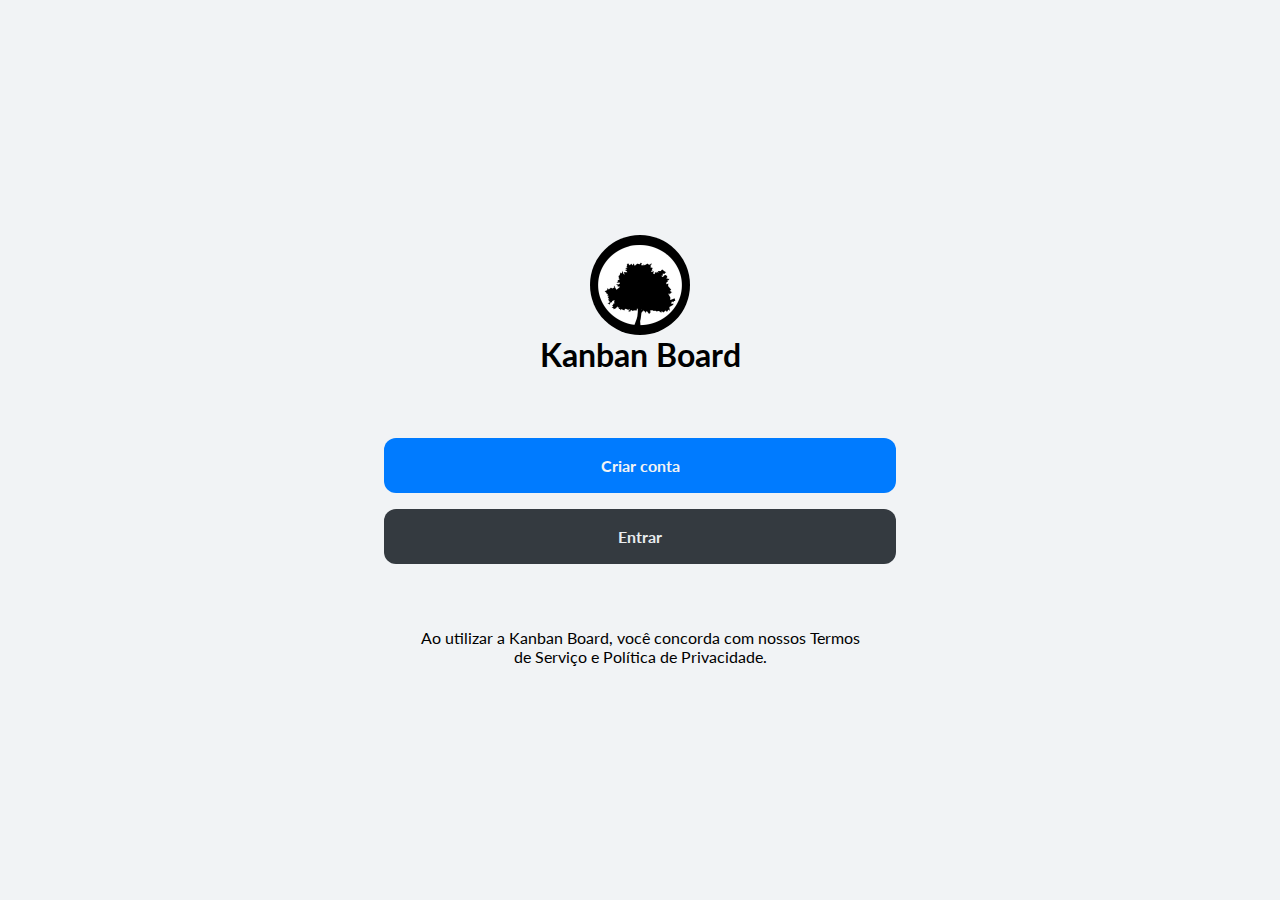
<file: index.html>
<!DOCTYPE html>
<html lang="pt-br">

<head>
    <meta charset="UTF-8">
    <meta name="viewport" content="width=device-width, initial-scale=1.0">
    <link rel="preconnect" href="https://fonts.googleapis.com">
    <link rel="preconnect" href="https://fonts.gstatic.com" crossorigin>
    <link href="https://fonts.googleapis.com/css2?family=Lato:ital,wght@0,100;0,300;0,400;0,700;0,900;1,100;1,300;1,400;1,700;1,900&display=swap" rel="stylesheet">
    <link rel="stylesheet" href="/css/main.css">
    <title>Document</title>
</head>

<body>

    <main class="main-home flex-center-column">

        <div class="div-logo-home flex-center-column">
            <img src="./assets/icons/logo.webp" alt="">
            <h1 class="title-home lato-bold">Kanban Board</h1>
        </div>

        <div class="div-actions flex-center-column">

            <a href="" class="btn-forms-blue">Criar conta</a>
            <a href="/pages/auth/login/login.html" class="btn-forms-white">Entrar</a>

        </div>

        <div class="div-terms-of-use flex-center-column">
            <p>Ao utilizar a Kanban Board, você concorda com nossos Termos de Serviço e Política de Privacidade.</p>
        </div>

    </main>

    <script src="/js/main.js"></script>
    
</body>

</html>
</file>
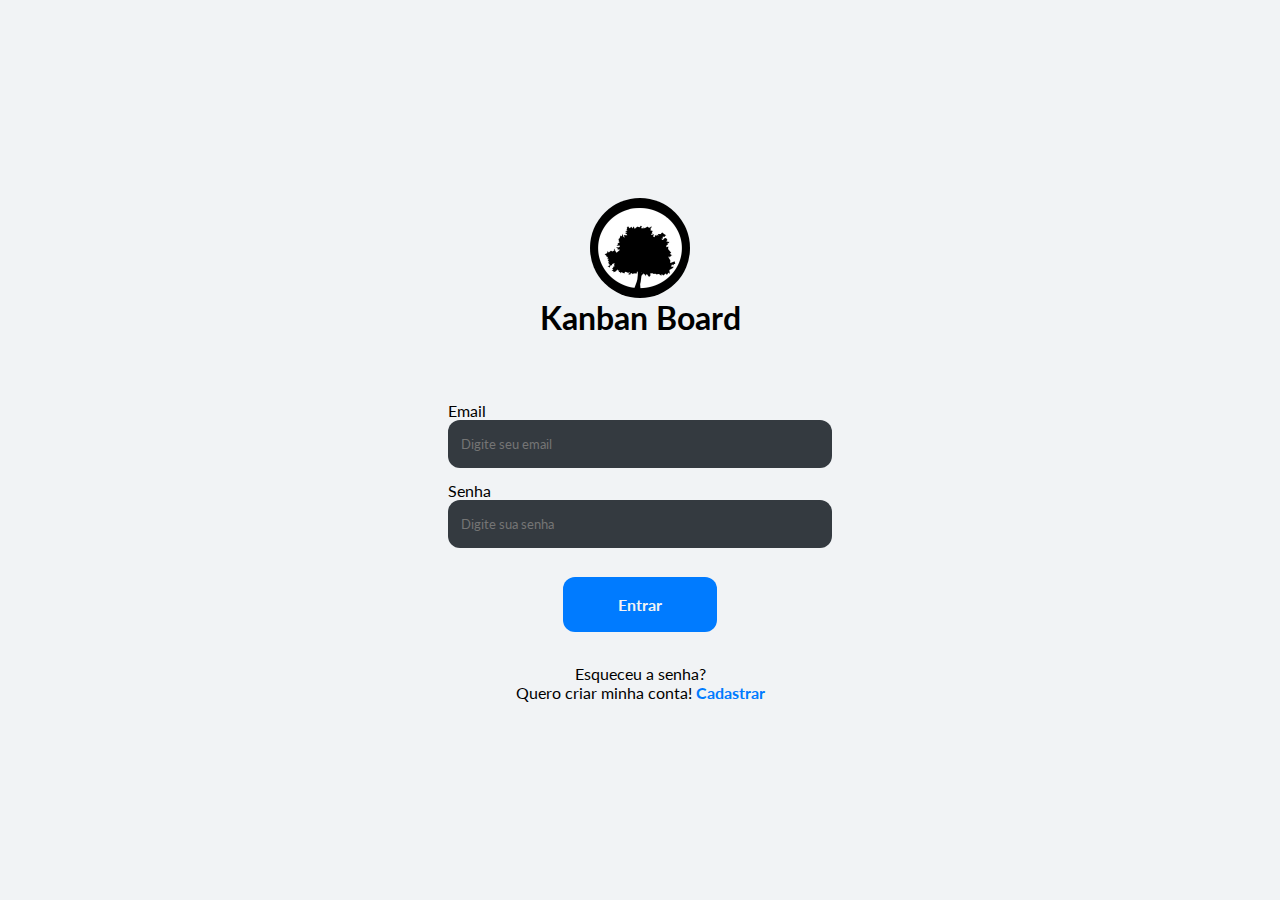
<file: pages/auth/login/login.html>
<!DOCTYPE html>
<html lang="pt-br">

<head>
    <meta charset="UTF-8">
    <meta name="viewport" content="width=device-width, initial-scale=1.0">
    <link rel="preconnect" href="https://fonts.googleapis.com">
    <link rel="preconnect" href="https://fonts.gstatic.com" crossorigin>
    <link href="https://fonts.googleapis.com/css2?family=Lato:ital,wght@0,100;0,300;0,400;0,700;0,900;1,100;1,300;1,400;1,700;1,900&display=swap" rel="stylesheet">
    <link rel="stylesheet" href="/css/main.css">
    <title>Document</title>
</head>

<body>

    <main class="main-home flex-center-column">

        <div class="div-logo-home flex-center-column">
            <img src="/assets/icons/logo.webp" alt="">
            <h1 class="title-home lato-bold">Kanban Board</h1>
        </div>

        <form action="/pages/kanban/kanban.html" class="forms-default" method="get">

            <label for="user" class="label-field">Email</label>
            <input type="text" class="input-field" placeholder="Digite seu email">
            
            <label for="password" class="label-field">Senha</label>
            <input type="password" class="input-field" placeholder="Digite sua senha">

            <div class="div-btn-forms flex-center-column">
                <button class="btn-forms-blue">Entrar</button>
            </div>

        </form>

        <div class="div-actions-login-alter flex-center-column">
            <a href="" class="actions-login-alter">Esqueceu a senha?</a>
            <a href="/pages/auth/register/register.html" class="actions-login-alter">Quero criar minha conta! <b>Cadastrar</b></a>
        </div>

    </main>

    <script src="/js/main.js"></script>
    
</body>

</html>
</file>
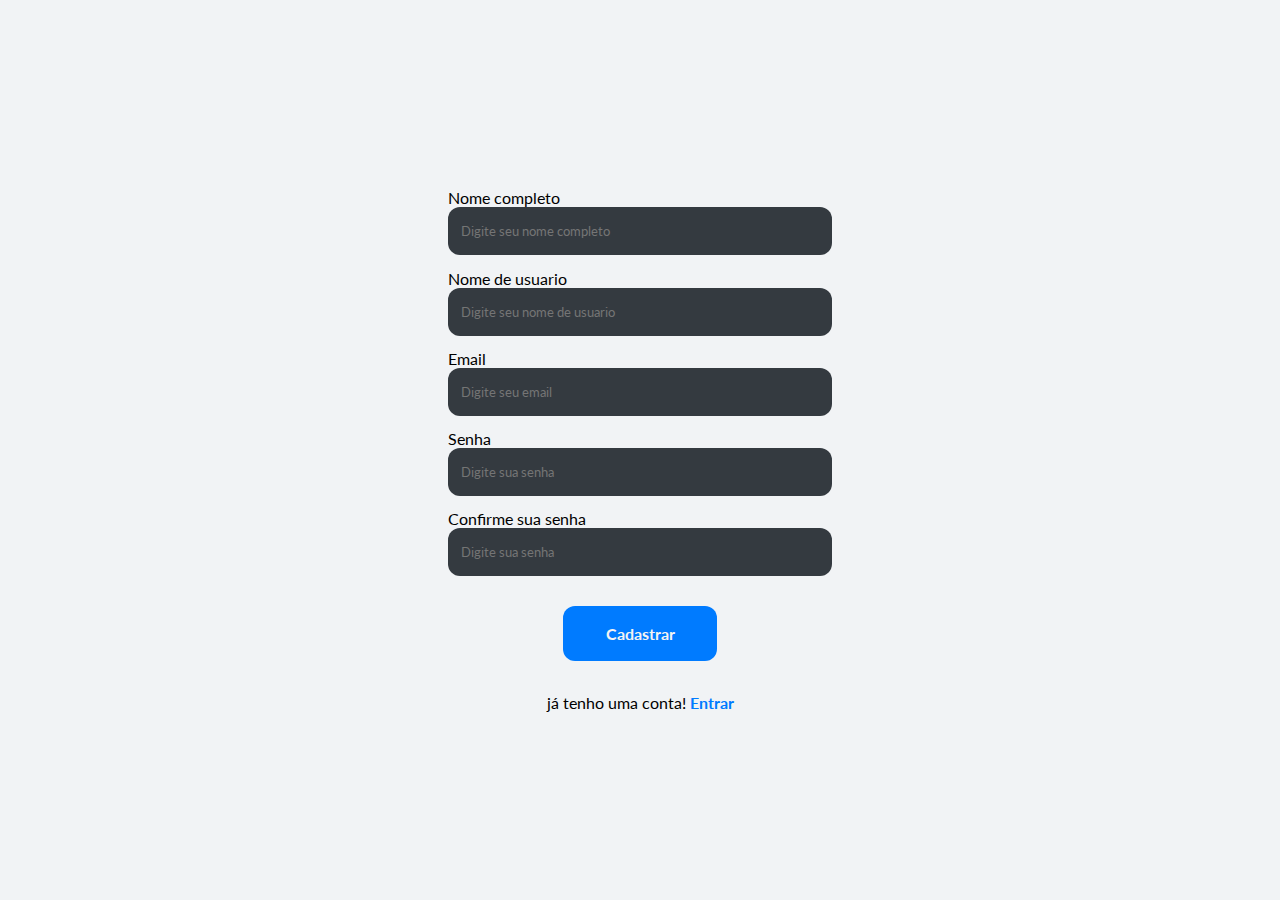
<file: pages/auth/register/register.html>
<!DOCTYPE html>
<html lang="pt-br">

<head>
    <meta charset="UTF-8">
    <meta name="viewport" content="width=device-width, initial-scale=1.0">
    <link rel="preconnect" href="https://fonts.googleapis.com">
    <link rel="preconnect" href="https://fonts.gstatic.com" crossorigin>
    <link href="https://fonts.googleapis.com/css2?family=Lato:ital,wght@0,100;0,300;0,400;0,700;0,900;1,100;1,300;1,400;1,700;1,900&display=swap" rel="stylesheet">
    <link rel="stylesheet" href="/css/main.css">
    <title>Document</title>
</head>

<body>

    <main class="main-home flex-center-column">

        <form action="/pages/auth/login/login.html" class="forms-default" method="get">

            <label for="user" class="label-field">Nome completo</label>
            <input type="text" class="input-field" placeholder="Digite seu nome completo">

            <label for="user" class="label-field">Nome de usuario</label>
            <input type="text" class="input-field" placeholder="Digite seu nome de usuario">

            <label for="user" class="label-field">Email</label>
            <input type="text" class="input-field" placeholder="Digite seu email">
            
            <label for="password" class="label-field">Senha</label>
            <input type="password" class="input-field" placeholder="Digite sua senha">    

            <label for="password" class="label-field">Confirme sua senha</label>
            <input type="password" class="input-field" placeholder="Digite sua senha">

            <div class="div-btn-forms flex-center-column">
                <button class="btn-forms-blue">Cadastrar</button>
            </div>

        </form>

        <div class="div-actions-login-alter flex-center-column">
            <a href="/pages/auth/login/login.html" class="actions-login-alter">já tenho uma conta! <b>Entrar</b></a>
        </div>

    </main>

    <script src="/js/main.js"></script>
    
</body>

</html>
</file>
<file: css/main.css>
/* module: home */
@import url(./home/home.css);

/* module: login */
@import url(./login/login.css);

/* module: register */
@import url(./register/register.css);

/* module: kanban */
@import url(./kanban/kanban.css);

/* module: partials */
@import url(./partials/forms.css);


@import url(./partials/normalize.css);

/* module: root */
:root {
    --primary-color: #007bff;           /* Azul vibrante para botões e destaques */
    --secondary-color: #e9ecef;         /* Fundo claro dos cards e colunas */
    --terciary-color: #f8f9fa;          /* Fundo geral da página */
    --quaternary-color: #343a40;        /* Cor para textos mais escuros */
    --quinquenary-color: #6c757d;       /* Cores neutras, bordas, etc */
    
    --body-color: #f1f3f5;              /* Cor de fundo do corpo da página */
    
    --priority-high: #dc3545;           /* Vermelho */
    --priority-medium: #ffc107;         /* Amarelo */
    --priority-low: #28a745;            /* Verde */
}

.flex-center-column {
    display: flex;
    align-items: center;
    justify-content: center;
    flex-direction: column;
}
.flex-center-row {
    display: flex;
    align-items: center;
    justify-content: center;
    flex-direction: row;
}
</file>
